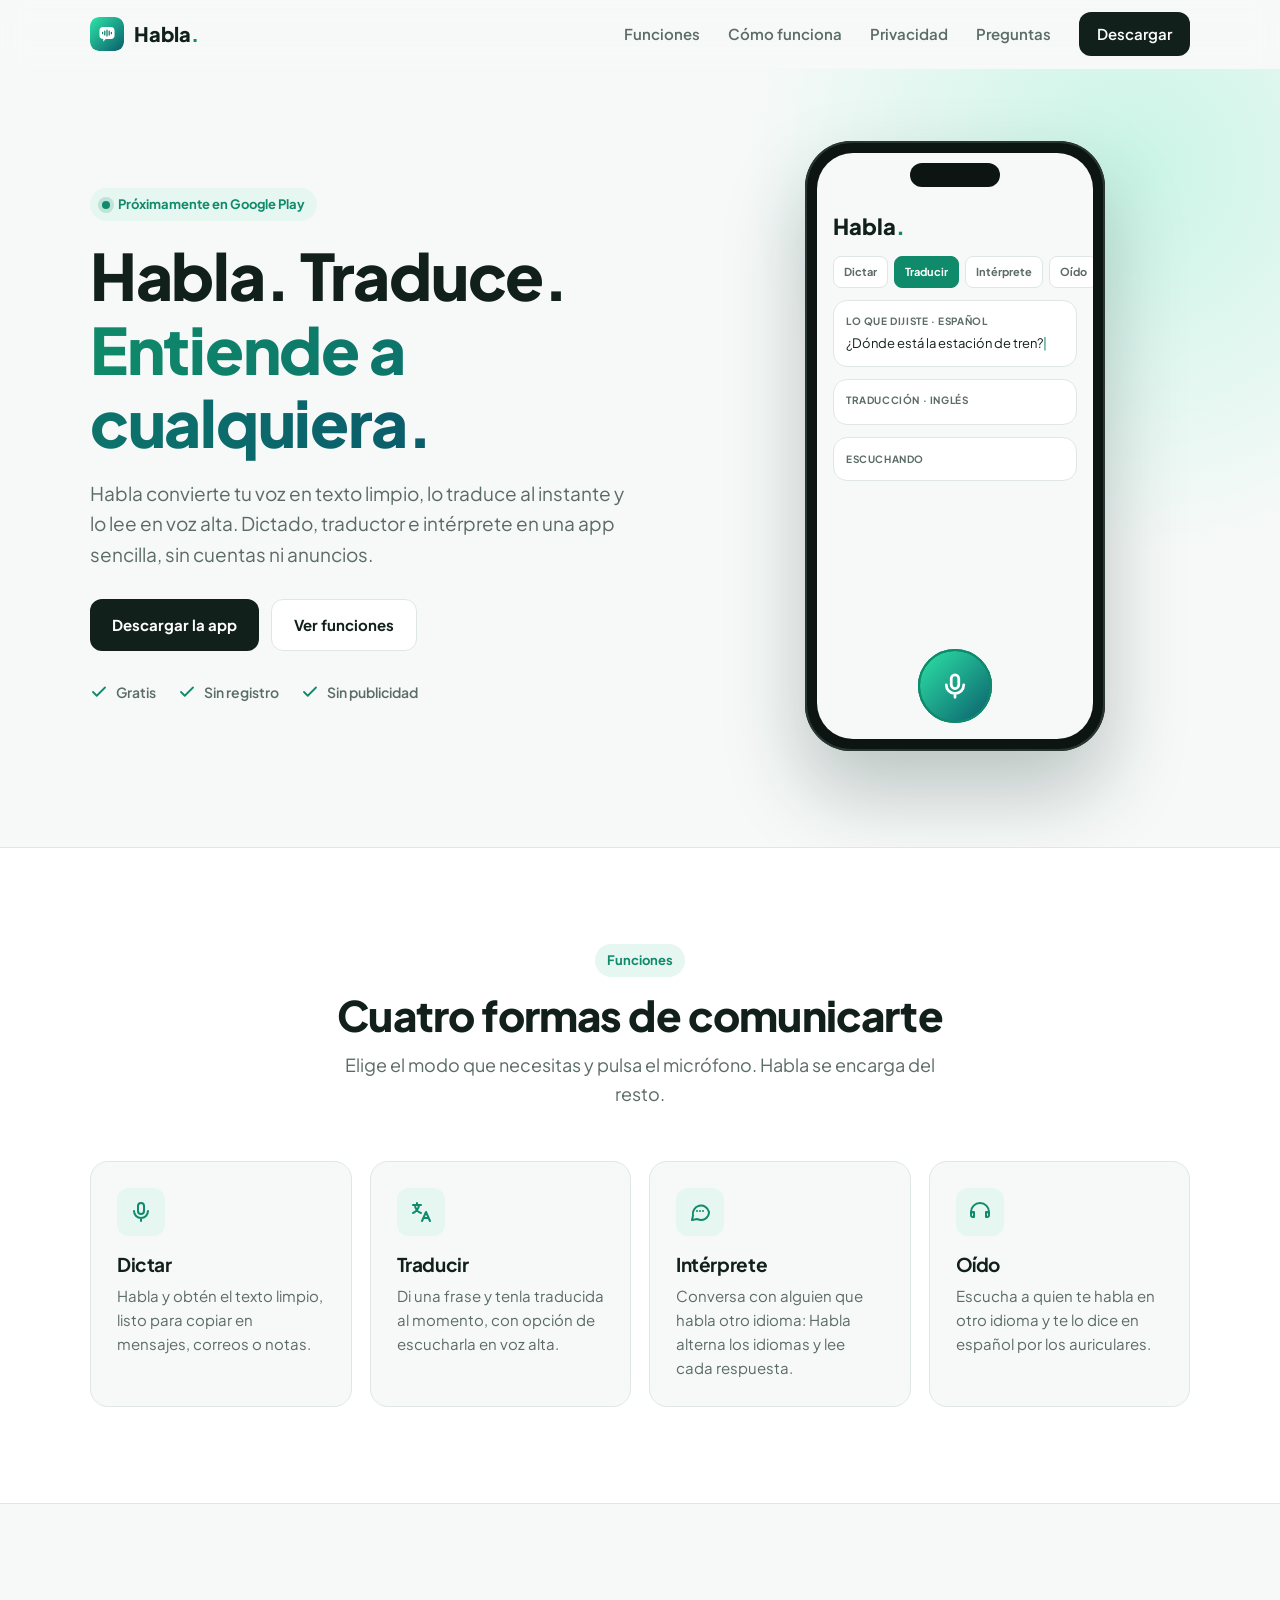
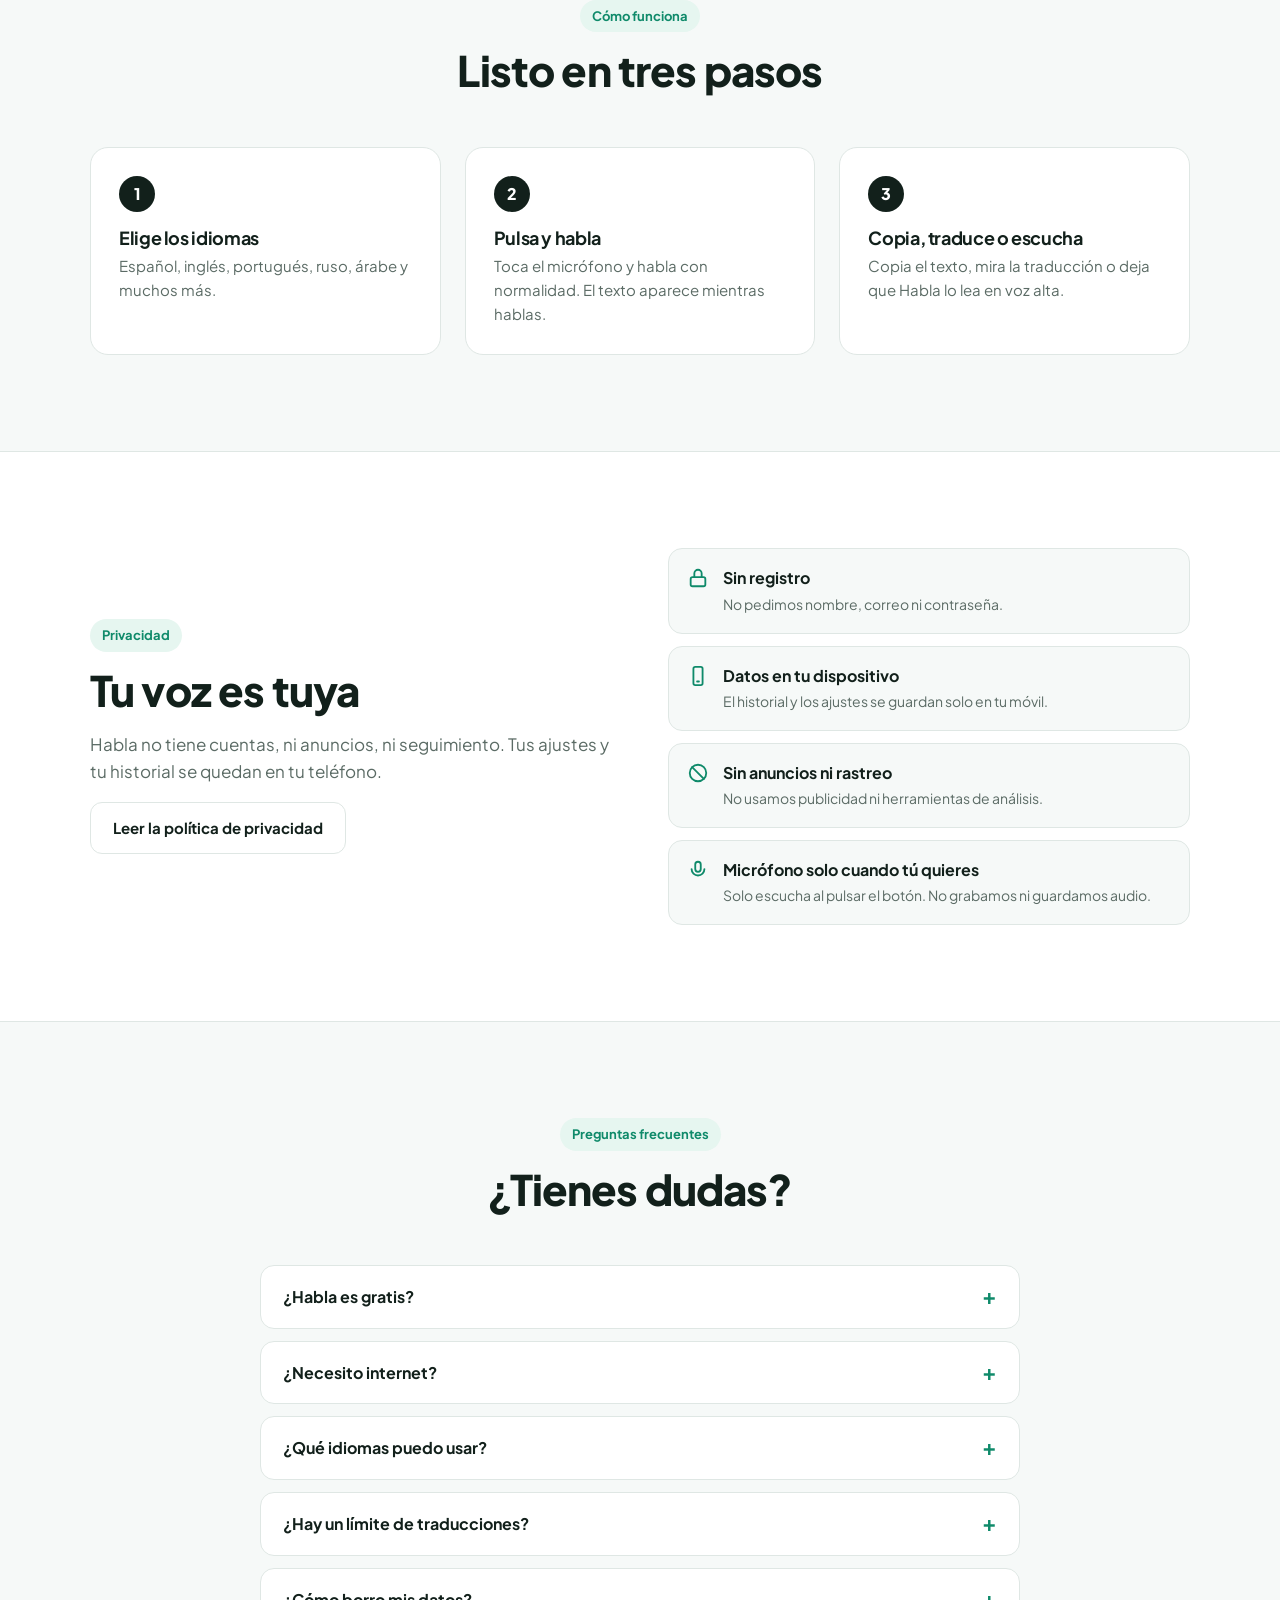
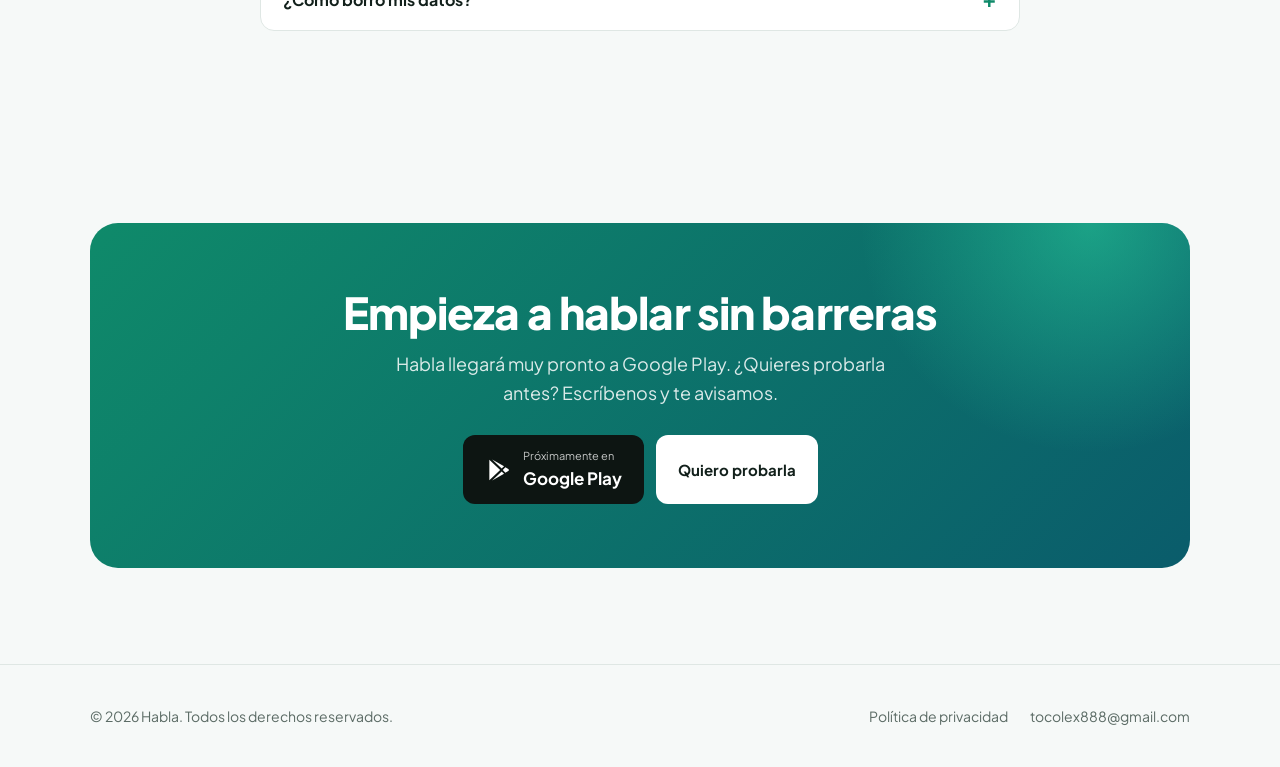
<file: index.html>
<!doctype html>
<html lang="es">
<head>
<meta charset="utf-8">
<meta name="viewport" content="width=device-width, initial-scale=1">
<title>Habla · Dictado por voz y traductor</title>
<meta name="description" content="Habla convierte tu voz en texto, traduce al momento y lo lee en voz alta. Dictado, traductor, intérprete y modo Oído en una sola app para Android.">
<meta property="og:title" content="Habla · Dictado por voz y traductor">
<meta property="og:description" content="Habla, traduce y escucha en cualquier idioma.">
<link rel="icon" href="icono.svg" type="image/svg+xml">
<link rel="preconnect" href="https://fonts.googleapis.com">
<link rel="preconnect" href="https://fonts.gstatic.com" crossorigin>
<link href="https://fonts.googleapis.com/css2?family=Plus+Jakarta+Sans:wght@400;600;700;800&display=swap" rel="stylesheet">
<link rel="stylesheet" href="estilo.css">
</head>
<body>

<header class="cabecera" id="cabecera">
  <div class="contenedor">
    <a class="marca" href="#"><img src="icono.svg" alt="">Habla<span>.</span></a>
    <nav class="menu">
      <a href="#funciones">Funciones</a>
      <a href="#como">Cómo funciona</a>
      <a href="#privacidad">Privacidad</a>
      <a href="#preguntas">Preguntas</a>
      <a class="btn btn-principal" href="#descargar">Descargar</a>
    </nav>
  </div>
</header>

<section class="portada">
  <div class="contenedor">
    <div>
      <span class="chip"><i></i>Próximamente en Google Play</span>
      <h1>Habla. Traduce.<br><em>Entiende a cualquiera.</em></h1>
      <p class="lema">Habla convierte tu voz en texto limpio, lo traduce al instante y lo lee en voz alta. Dictado, traductor e intérprete en una app sencilla, sin cuentas ni anuncios.</p>
      <div class="acciones">
        <a class="btn btn-principal" href="#descargar">Descargar la app</a>
        <a class="btn btn-sec" href="#funciones">Ver funciones</a>
      </div>
      <div class="confianza">
        <span><svg viewBox="0 0 24 24" fill="none" stroke="currentColor" stroke-width="2.4" stroke-linecap="round" stroke-linejoin="round"><path d="M20 6 9 17l-5-5"/></svg>Gratis</span>
        <span><svg viewBox="0 0 24 24" fill="none" stroke="currentColor" stroke-width="2.4" stroke-linecap="round" stroke-linejoin="round"><path d="M20 6 9 17l-5-5"/></svg>Sin registro</span>
        <span><svg viewBox="0 0 24 24" fill="none" stroke="currentColor" stroke-width="2.4" stroke-linecap="round" stroke-linejoin="round"><path d="M20 6 9 17l-5-5"/></svg>Sin publicidad</span>
      </div>
    </div>

    <div class="telefono" aria-hidden="true">
      <div class="pantalla">
        <div class="app-titulo">Habla<span>.</span></div>
        <div class="pestanas"><b>Dictar</b><b class="on">Traducir</b><b>Intérprete</b><b>Oído</b></div>
        <div class="tarjeta"><small>Lo que dijiste · Español</small><span class="escribe" id="dicho"></span></div>
        <div class="tarjeta"><small>Traducción · Inglés</small><span id="traducido"></span></div>
        <div class="tarjeta" style="display:flex;justify-content:space-between;align-items:center"><small style="margin:0">Escuchando</small><div class="barras"><i></i><i></i><i></i><i></i><i></i></div></div>
        <div class="mic"><svg viewBox="0 0 24 24" fill="none" stroke="currentColor" stroke-width="2.2" stroke-linecap="round"><rect x="9" y="3" width="6" height="11" rx="3"/><path d="M5 11a7 7 0 0 0 14 0M12 18v3"/></svg></div>
      </div>
    </div>
  </div>
</section>

<section id="funciones" class="blanco">
  <div class="contenedor">
    <div class="cabeza aparece">
      <span class="chip">Funciones</span>
      <h2>Cuatro formas de comunicarte</h2>
      <p>Elige el modo que necesitas y pulsa el micrófono. Habla se encarga del resto.</p>
    </div>
    <div class="modos">
      <div class="modo aparece">
        <div class="ico"><svg viewBox="0 0 24 24" fill="none" stroke="currentColor" stroke-width="2" stroke-linecap="round" stroke-linejoin="round"><rect x="9" y="3" width="6" height="11" rx="3"/><path d="M5 11a7 7 0 0 0 14 0M12 18v3"/></svg></div>
        <h3>Dictar</h3>
        <p>Habla y obtén el texto limpio, listo para copiar en mensajes, correos o notas.</p>
      </div>
      <div class="modo aparece">
        <div class="ico"><svg viewBox="0 0 24 24" fill="none" stroke="currentColor" stroke-width="2" stroke-linecap="round" stroke-linejoin="round"><path d="M4 5h8M8 3v2M6 5c0 4 3 7 6 8M10 5c0 3-3 7-6 8"/><path d="m13 21 4-9 4 9M14.5 18h5"/></svg></div>
        <h3>Traducir</h3>
        <p>Di una frase y tenla traducida al momento, con opción de escucharla en voz alta.</p>
      </div>
      <div class="modo aparece">
        <div class="ico"><svg viewBox="0 0 24 24" fill="none" stroke="currentColor" stroke-width="2" stroke-linecap="round" stroke-linejoin="round"><path d="M21 12a8 8 0 0 1-11.6 7.1L4 20l1-4.4A8 8 0 1 1 21 12Z"/><path d="M9 11h.01M12 11h.01M15 11h.01"/></svg></div>
        <h3>Intérprete</h3>
        <p>Conversa con alguien que habla otro idioma: Habla alterna los idiomas y lee cada respuesta.</p>
      </div>
      <div class="modo aparece">
        <div class="ico"><svg viewBox="0 0 24 24" fill="none" stroke="currentColor" stroke-width="2" stroke-linecap="round" stroke-linejoin="round"><path d="M3 14v-2a9 9 0 0 1 18 0v2"/><path d="M21 15a2 2 0 0 1-2 2h-1v-5h1a2 2 0 0 1 2 2ZM3 15a2 2 0 0 0 2 2h1v-5H5a2 2 0 0 0-2 2Z"/></svg></div>
        <h3>Oído</h3>
        <p>Escucha a quien te habla en otro idioma y te lo dice en español por los auriculares.</p>
      </div>
    </div>
  </div>
</section>

<section id="como">
  <div class="contenedor">
    <div class="cabeza aparece">
      <span class="chip">Cómo funciona</span>
      <h2>Listo en tres pasos</h2>
    </div>
    <div class="pasos">
      <div class="paso aparece"><h3>Elige los idiomas</h3><p>Español, inglés, portugués, ruso, árabe y muchos más.</p></div>
      <div class="paso aparece"><h3>Pulsa y habla</h3><p>Toca el micrófono y habla con normalidad. El texto aparece mientras hablas.</p></div>
      <div class="paso aparece"><h3>Copia, traduce o escucha</h3><p>Copia el texto, mira la traducción o deja que Habla lo lea en voz alta.</p></div>
    </div>
  </div>
</section>

<section id="privacidad" class="blanco">
  <div class="contenedor privado">
    <div class="aparece">
      <span class="chip">Privacidad</span>
      <h2>Tu voz es tuya</h2>
      <p>Habla no tiene cuentas, ni anuncios, ni seguimiento. Tus ajustes y tu historial se quedan en tu teléfono.</p>
      <a class="btn btn-sec" href="privacy.html">Leer la política de privacidad</a>
    </div>
    <div class="lista aparece">
      <div><svg viewBox="0 0 24 24" fill="none" stroke="currentColor" stroke-width="2" stroke-linecap="round" stroke-linejoin="round"><rect x="4" y="11" width="16" height="10" rx="2"/><path d="M8 11V7a4 4 0 0 1 8 0v4"/></svg><p style="margin:0"><b>Sin registro</b><span>No pedimos nombre, correo ni contraseña.</span></p></div>
      <div><svg viewBox="0 0 24 24" fill="none" stroke="currentColor" stroke-width="2" stroke-linecap="round" stroke-linejoin="round"><rect x="7" y="2" width="10" height="20" rx="2"/><path d="M11 18h2"/></svg><p style="margin:0"><b>Datos en tu dispositivo</b><span>El historial y los ajustes se guardan solo en tu móvil.</span></p></div>
      <div><svg viewBox="0 0 24 24" fill="none" stroke="currentColor" stroke-width="2" stroke-linecap="round" stroke-linejoin="round"><circle cx="12" cy="12" r="9"/><path d="m5.6 5.6 12.8 12.8"/></svg><p style="margin:0"><b>Sin anuncios ni rastreo</b><span>No usamos publicidad ni herramientas de análisis.</span></p></div>
      <div><svg viewBox="0 0 24 24" fill="none" stroke="currentColor" stroke-width="2" stroke-linecap="round" stroke-linejoin="round"><rect x="9" y="3" width="6" height="11" rx="3"/><path d="M5 11a7 7 0 0 0 14 0"/></svg><p style="margin:0"><b>Micrófono solo cuando tú quieres</b><span>Solo escucha al pulsar el botón. No grabamos ni guardamos audio.</span></p></div>
    </div>
  </div>
</section>

<section id="preguntas">
  <div class="contenedor">
    <div class="cabeza aparece">
      <span class="chip">Preguntas frecuentes</span>
      <h2>¿Tienes dudas?</h2>
    </div>
    <div class="preguntas aparece">
      <details><summary>¿Habla es gratis?</summary><p>Sí. Habla se descarga gratis y no tiene anuncios. Todas sus funciones principales se pueden usar sin pagar.</p></details>
      <details><summary>¿Necesito internet?</summary><p>Sí. El reconocimiento de voz de tu móvil y el traductor necesitan conexión para funcionar.</p></details>
      <details><summary>¿Qué idiomas puedo usar?</summary><p>Los que admita el reconocimiento de voz de tu dispositivo Android: español, inglés, portugués, francés, ruso, árabe y muchos más.</p></details>
      <details><summary>¿Hay un límite de traducciones?</summary><p>El servicio de traducción gratuito tiene un límite diario generoso. Si lo alcanzas, Habla te avisa y al día siguiente vuelve a estar disponible.</p></details>
      <details><summary>¿Cómo borro mis datos?</summary><p>Desde Ajustes de Android → Aplicaciones → Habla → Almacenamiento → Borrar datos, o desinstalando la app.</p></details>
    </div>
  </div>
</section>

<section id="descargar" class="final">
  <div class="contenedor">
    <div class="caja aparece">
      <h2>Empieza a hablar sin barreras</h2>
      <p>Habla llegará muy pronto a Google Play. ¿Quieres probarla antes? Escríbenos y te avisamos.</p>
      <div class="acciones" style="justify-content:center">
        <span class="tienda"><svg viewBox="0 0 24 24" fill="currentColor"><path d="M4 2.5v19l10-9.5L4 2.5Zm11.4 8.2L6.6 2.2l11 6.3-2.2 2.2Zm0 2.6 2.2 2.2-11 6.3 8.8-8.5Zm3.4-3.9 2.7 1.6c.7.4.7 1.6 0 2l-2.7 1.6-2.4-2.6 2.4-2.6Z"/></svg><span><small>Próximamente en</small><b>Google Play</b></span></span>
        <a class="btn btn-sec" href="mailto:tocolex888@gmail.com?subject=Quiero%20probar%20Habla">Quiero probarla</a>
      </div>
    </div>
  </div>
</section>

<footer>
  <div class="contenedor">
    <span>© 2026 Habla. Todos los derechos reservados.</span>
    <nav>
      <a href="privacy.html">Política de privacidad</a>
      <a href="mailto:tocolex888@gmail.com">tocolex888@gmail.com</a>
    </nav>
  </div>
</footer>

<script>
const cab = document.getElementById("cabecera");
addEventListener("scroll", () => cab.classList.toggle("borde", scrollY > 10));

const obs = new IntersectionObserver(es => es.forEach(e => { if (e.isIntersecting) { e.target.classList.add("visible"); obs.unobserve(e.target); } }), { threshold: 0.15 });
document.querySelectorAll(".aparece").forEach(el => obs.observe(el));

// Demostración en el teléfono: escribe una frase y su traducción
const frases = [["¿Dónde está la estación de tren?", "Where is the train station?"], ["Me encantaría probar la comida local.", "I would love to try the local food."], ["¿Puedes hablar un poco más despacio?", "Can you speak a little slower?"]];
const dicho = document.getElementById("dicho"), trad = document.getElementById("traducido");
let n = 0;
function demo() {
  const [es, en] = frases[n++ % frases.length];
  let i = 0; dicho.textContent = ""; trad.textContent = "";
  const t = setInterval(() => { dicho.textContent = es.slice(0, ++i); if (i >= es.length) { clearInterval(t); setTimeout(() => { trad.textContent = en; setTimeout(demo, 2600); }, 500); } }, 55);
}
demo();
</script>
</body>
</html>
</file>
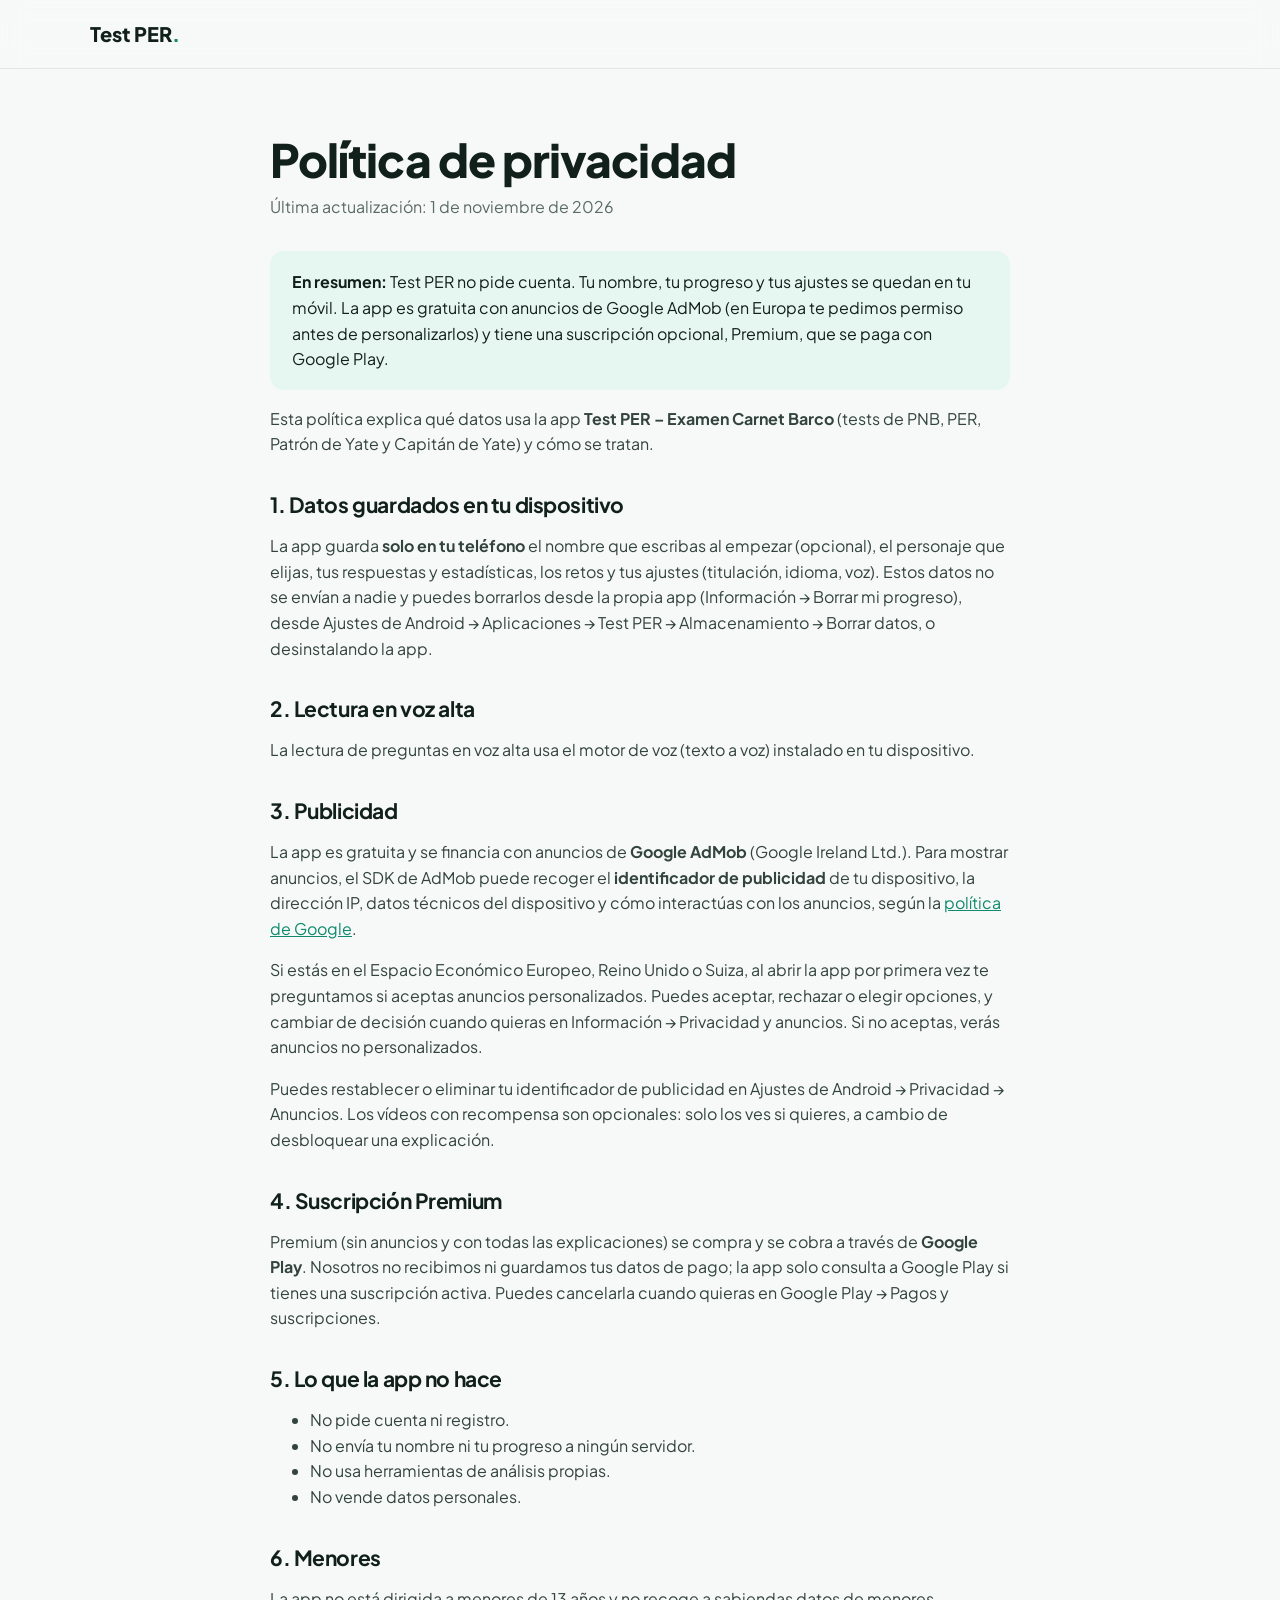
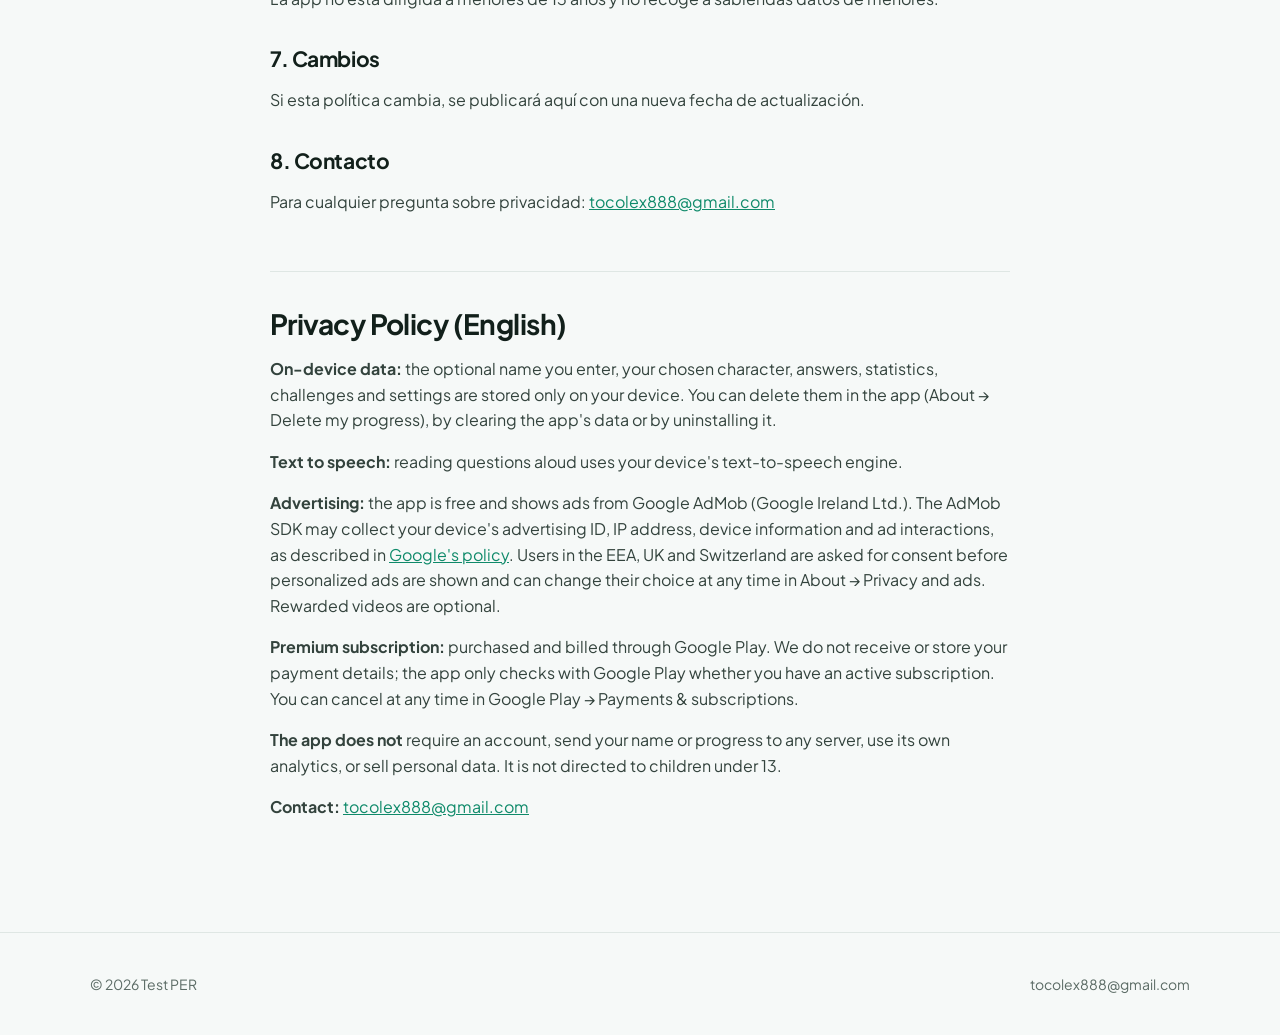
<file: privacidad-test-per.html>
<!doctype html>
<html lang="es">
<head>
<meta charset="utf-8">
<meta name="viewport" content="width=device-width, initial-scale=1">
<title>Política de privacidad · Test PER</title>
<link href="https://fonts.googleapis.com/css2?family=Plus+Jakarta+Sans:wght@400;600;700;800&display=swap" rel="stylesheet">
<link rel="stylesheet" href="estilo.css">
</head>
<body>
<header class="cabecera borde"><div class="contenedor"><span class="marca">Test PER<span>.</span></span></div></header>
<section class="legal"><div class="contenedor">
<h1>Política de privacidad</h1>
<p class="fecha">Última actualización: 1 de noviembre de 2026</p>
<p class="resumen"><b>En resumen:</b> Test PER no pide cuenta. Tu nombre, tu progreso y tus ajustes se quedan en tu móvil. La app es gratuita con anuncios de Google AdMob (en Europa te pedimos permiso antes de personalizarlos) y tiene una suscripción opcional, Premium, que se paga con Google Play.</p>
<p>Esta política explica qué datos usa la app <b>Test PER – Examen Carnet Barco</b> (tests de PNB, PER, Patrón de Yate y Capitán de Yate) y cómo se tratan.</p>

<h2>1. Datos guardados en tu dispositivo</h2>
<p>La app guarda <b>solo en tu teléfono</b> el nombre que escribas al empezar (opcional), el personaje que elijas, tus respuestas y estadísticas, los retos y tus ajustes (titulación, idioma, voz). Estos datos no se envían a nadie y puedes borrarlos desde la propia app (Información → Borrar mi progreso), desde Ajustes de Android → Aplicaciones → Test PER → Almacenamiento → Borrar datos, o desinstalando la app.</p>

<h2>2. Lectura en voz alta</h2>
<p>La lectura de preguntas en voz alta usa el motor de voz (texto a voz) instalado en tu dispositivo.</p>

<h2>3. Publicidad</h2>
<p>La app es gratuita y se financia con anuncios de <b>Google AdMob</b> (Google Ireland Ltd.). Para mostrar anuncios, el SDK de AdMob puede recoger el <b>identificador de publicidad</b> de tu dispositivo, la dirección IP, datos técnicos del dispositivo y cómo interactúas con los anuncios, según la <a href="https://policies.google.com/technologies/partner-sites">política de Google</a>.</p>
<p>Si estás en el Espacio Económico Europeo, Reino Unido o Suiza, al abrir la app por primera vez te preguntamos si aceptas anuncios personalizados. Puedes aceptar, rechazar o elegir opciones, y cambiar de decisión cuando quieras en Información → Privacidad y anuncios. Si no aceptas, verás anuncios no personalizados.</p>
<p>Puedes restablecer o eliminar tu identificador de publicidad en Ajustes de Android → Privacidad → Anuncios. Los vídeos con recompensa son opcionales: solo los ves si quieres, a cambio de desbloquear una explicación.</p>

<h2>4. Suscripción Premium</h2>
<p>Premium (sin anuncios y con todas las explicaciones) se compra y se cobra a través de <b>Google Play</b>. Nosotros no recibimos ni guardamos tus datos de pago; la app solo consulta a Google Play si tienes una suscripción activa. Puedes cancelarla cuando quieras en Google Play → Pagos y suscripciones.</p>

<h2>5. Lo que la app no hace</h2>
<ul>
<li>No pide cuenta ni registro.</li>
<li>No envía tu nombre ni tu progreso a ningún servidor.</li>
<li>No usa herramientas de análisis propias.</li>
<li>No vende datos personales.</li>
</ul>

<h2>6. Menores</h2>
<p>La app no está dirigida a menores de 13 años y no recoge a sabiendas datos de menores.</p>

<h2>7. Cambios</h2>
<p>Si esta política cambia, se publicará aquí con una nueva fecha de actualización.</p>

<h2>8. Contacto</h2>
<p>Para cualquier pregunta sobre privacidad: <a href="mailto:tocolex888@gmail.com">tocolex888@gmail.com</a></p>

<hr>

<h2 style="font-size:28px">Privacy Policy (English)</h2>
<p><b>On-device data:</b> the optional name you enter, your chosen character, answers, statistics, challenges and settings are stored only on your device. You can delete them in the app (About → Delete my progress), by clearing the app's data or by uninstalling it.</p>
<p><b>Text to speech:</b> reading questions aloud uses your device's text-to-speech engine.</p>
<p><b>Advertising:</b> the app is free and shows ads from Google AdMob (Google Ireland Ltd.). The AdMob SDK may collect your device's advertising ID, IP address, device information and ad interactions, as described in <a href="https://policies.google.com/technologies/partner-sites">Google's policy</a>. Users in the EEA, UK and Switzerland are asked for consent before personalized ads are shown and can change their choice at any time in About → Privacy and ads. Rewarded videos are optional.</p>
<p><b>Premium subscription:</b> purchased and billed through Google Play. We do not receive or store your payment details; the app only checks with Google Play whether you have an active subscription. You can cancel at any time in Google Play → Payments &amp; subscriptions.</p>
<p><b>The app does not</b> require an account, send your name or progress to any server, use its own analytics, or sell personal data. It is not directed to children under 13.</p>
<p><b>Contact:</b> <a href="mailto:tocolex888@gmail.com">tocolex888@gmail.com</a></p>
</div></section>
<footer><div class="contenedor"><span>© 2026 Test PER</span><nav><a href="mailto:tocolex888@gmail.com">tocolex888@gmail.com</a></nav></div></footer>
</body>
</html>
</file>
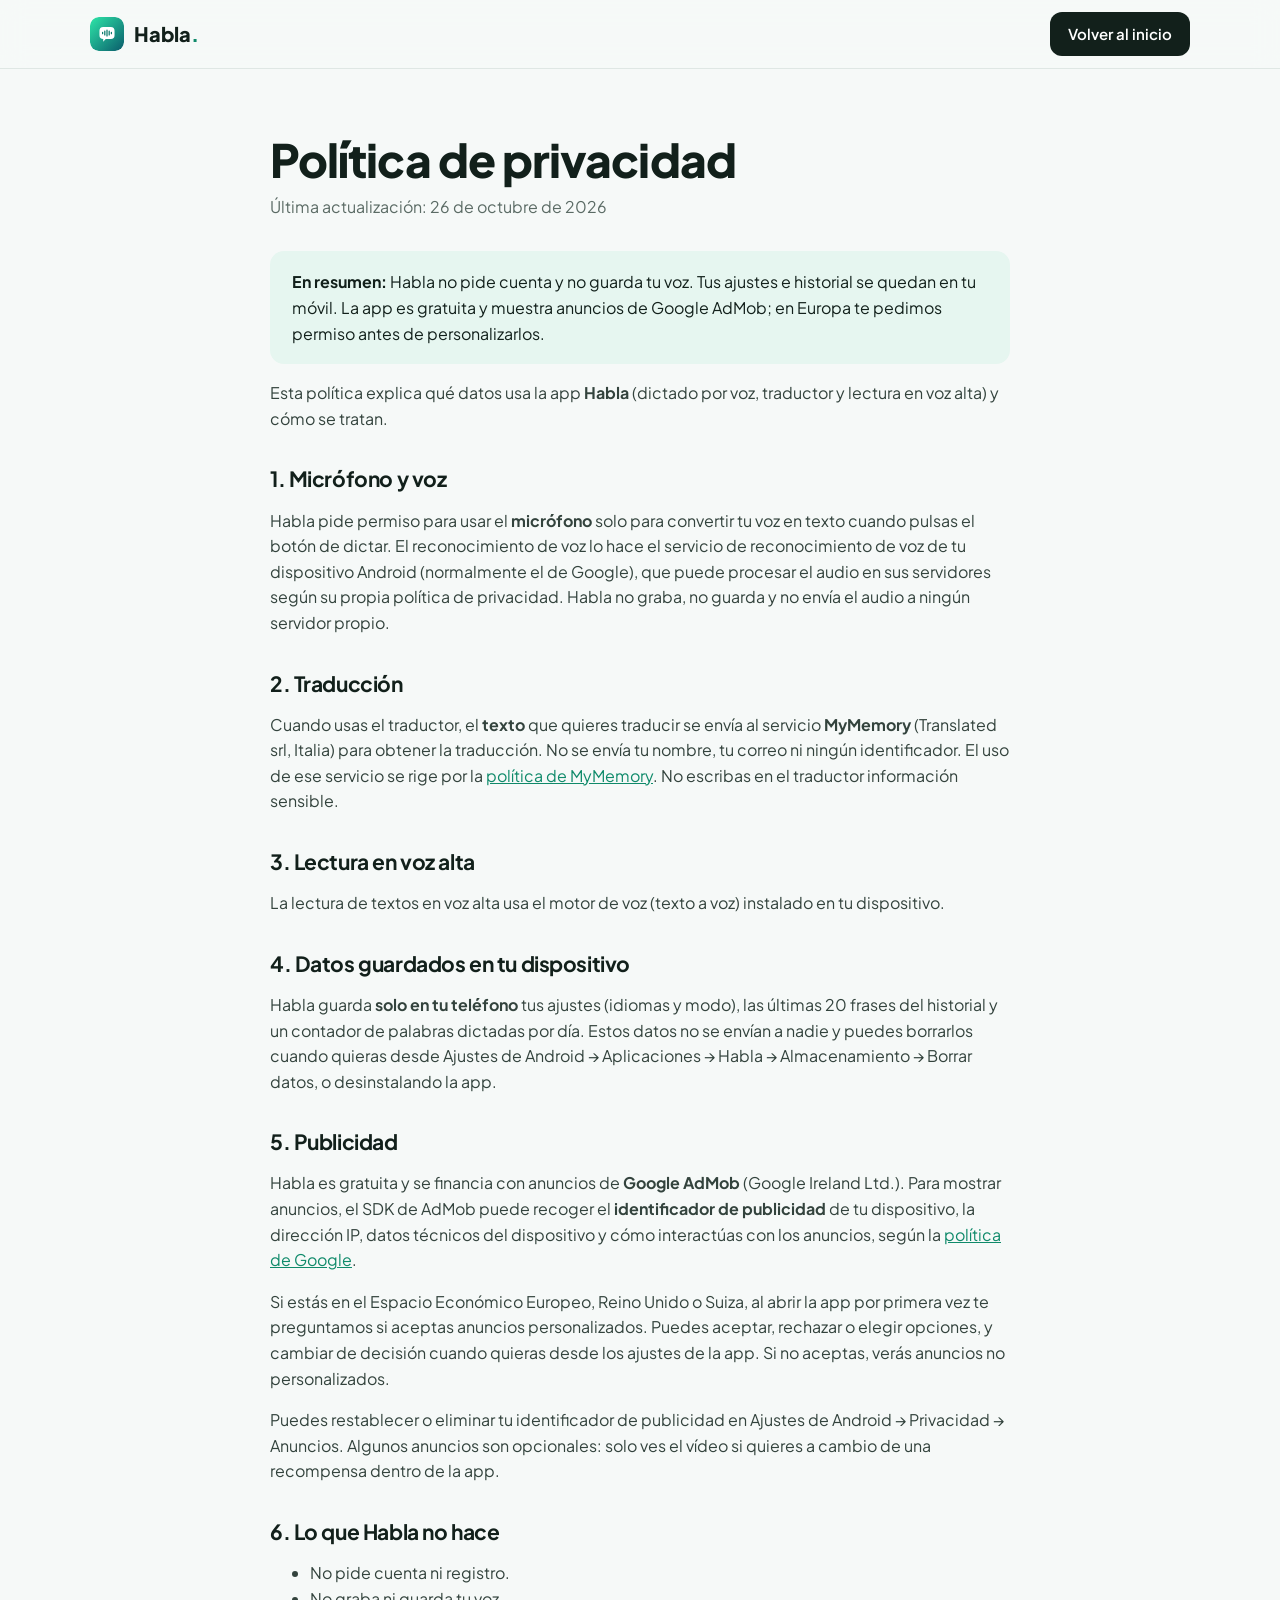
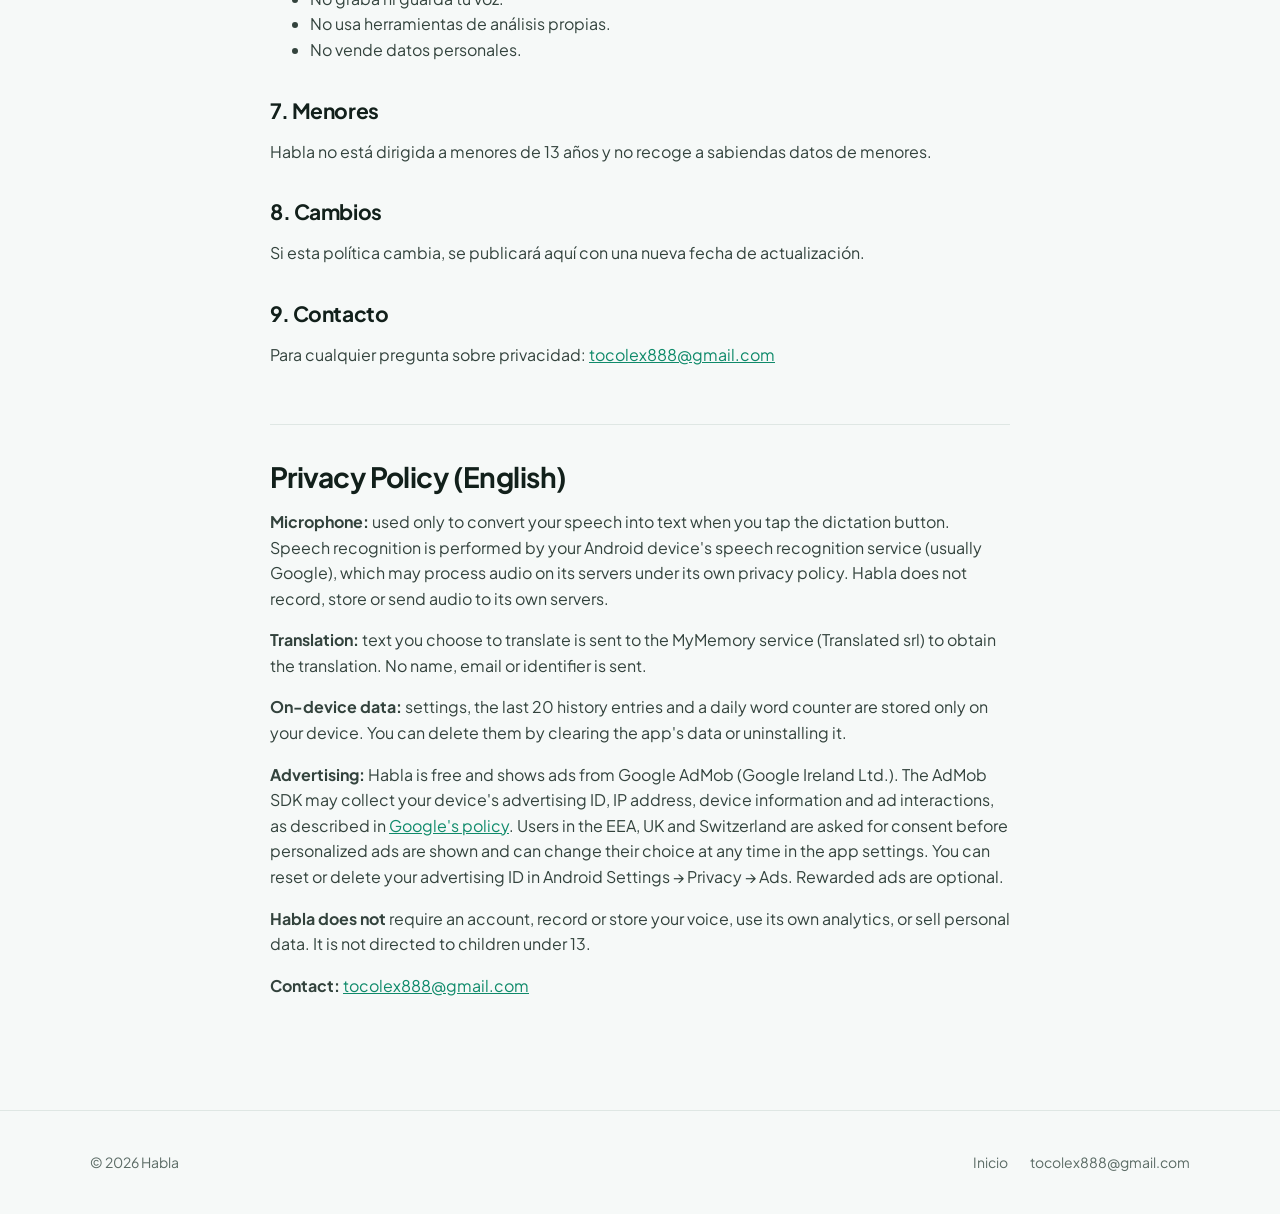
<file: privacy.html>
<!doctype html>
<html lang="es">
<head>
<meta charset="utf-8">
<meta name="viewport" content="width=device-width, initial-scale=1">
<title>Política de privacidad · Habla</title>
<link rel="icon" href="icono.svg" type="image/svg+xml">
<link href="https://fonts.googleapis.com/css2?family=Plus+Jakarta+Sans:wght@400;600;700;800&display=swap" rel="stylesheet">
<link rel="stylesheet" href="estilo.css">
</head>
<body>
<header class="cabecera borde"><div class="contenedor"><a class="marca" href="index.html"><img src="icono.svg" alt="">Habla<span>.</span></a><nav class="menu"><a class="btn btn-principal" href="index.html">Volver al inicio</a></nav></div></header>
<section class="legal"><div class="contenedor">
<h1>Política de privacidad</h1>
<p class="fecha">Última actualización: 26 de octubre de 2026</p>
<p class="resumen"><b>En resumen:</b> Habla no pide cuenta y no guarda tu voz. Tus ajustes e historial se quedan en tu móvil. La app es gratuita y muestra anuncios de Google AdMob; en Europa te pedimos permiso antes de personalizarlos.</p>
<p>Esta política explica qué datos usa la app <b>Habla</b> (dictado por voz, traductor y lectura en voz alta) y cómo se tratan.</p>

<h2>1. Micrófono y voz</h2>
<p>Habla pide permiso para usar el <b>micrófono</b> solo para convertir tu voz en texto cuando pulsas el botón de dictar. El reconocimiento de voz lo hace el servicio de reconocimiento de voz de tu dispositivo Android (normalmente el de Google), que puede procesar el audio en sus servidores según su propia política de privacidad. Habla no graba, no guarda y no envía el audio a ningún servidor propio.</p>

<h2>2. Traducción</h2>
<p>Cuando usas el traductor, el <b>texto</b> que quieres traducir se envía al servicio <b>MyMemory</b> (Translated srl, Italia) para obtener la traducción. No se envía tu nombre, tu correo ni ningún identificador. El uso de ese servicio se rige por la <a href="https://mymemory.translated.net/doc/en/tos.php" target="_blank" rel="noopener">política de MyMemory</a>. No escribas en el traductor información sensible.</p>

<h2>3. Lectura en voz alta</h2>
<p>La lectura de textos en voz alta usa el motor de voz (texto a voz) instalado en tu dispositivo.</p>

<h2>4. Datos guardados en tu dispositivo</h2>
<p>Habla guarda <b>solo en tu teléfono</b> tus ajustes (idiomas y modo), las últimas 20 frases del historial y un contador de palabras dictadas por día. Estos datos no se envían a nadie y puedes borrarlos cuando quieras desde Ajustes de Android → Aplicaciones → Habla → Almacenamiento → Borrar datos, o desinstalando la app.</p>

<h2>5. Publicidad</h2>
<p>Habla es gratuita y se financia con anuncios de <b>Google AdMob</b> (Google Ireland Ltd.). Para mostrar anuncios, el SDK de AdMob puede recoger el <b>identificador de publicidad</b> de tu dispositivo, la dirección IP, datos técnicos del dispositivo y cómo interactúas con los anuncios, según la <a href="https://policies.google.com/technologies/partner-sites">política de Google</a>.</p>
<p>Si estás en el Espacio Económico Europeo, Reino Unido o Suiza, al abrir la app por primera vez te preguntamos si aceptas anuncios personalizados. Puedes aceptar, rechazar o elegir opciones, y cambiar de decisión cuando quieras desde los ajustes de la app. Si no aceptas, verás anuncios no personalizados.</p>
<p>Puedes restablecer o eliminar tu identificador de publicidad en Ajustes de Android → Privacidad → Anuncios. Algunos anuncios son opcionales: solo ves el vídeo si quieres a cambio de una recompensa dentro de la app.</p>

<h2>6. Lo que Habla no hace</h2>
<ul>
<li>No pide cuenta ni registro.</li>
<li>No graba ni guarda tu voz.</li>
<li>No usa herramientas de análisis propias.</li>
<li>No vende datos personales.</li>
</ul>

<h2>7. Menores</h2>
<p>Habla no está dirigida a menores de 13 años y no recoge a sabiendas datos de menores.</p>

<h2>8. Cambios</h2>
<p>Si esta política cambia, se publicará aquí con una nueva fecha de actualización.</p>

<h2>9. Contacto</h2>
<p>Para cualquier pregunta sobre privacidad: <a href="mailto:tocolex888@gmail.com">tocolex888@gmail.com</a></p>

<hr>

<h2 style="font-size:28px">Privacy Policy (English)</h2>
<p><b>Microphone:</b> used only to convert your speech into text when you tap the dictation button. Speech recognition is performed by your Android device's speech recognition service (usually Google), which may process audio on its servers under its own privacy policy. Habla does not record, store or send audio to its own servers.</p>
<p><b>Translation:</b> text you choose to translate is sent to the MyMemory service (Translated srl) to obtain the translation. No name, email or identifier is sent.</p>
<p><b>On-device data:</b> settings, the last 20 history entries and a daily word counter are stored only on your device. You can delete them by clearing the app's data or uninstalling it.</p>
<p><b>Advertising:</b> Habla is free and shows ads from Google AdMob (Google Ireland Ltd.). The AdMob SDK may collect your device's advertising ID, IP address, device information and ad interactions, as described in <a href="https://policies.google.com/technologies/partner-sites">Google's policy</a>. Users in the EEA, UK and Switzerland are asked for consent before personalized ads are shown and can change their choice at any time in the app settings. You can reset or delete your advertising ID in Android Settings → Privacy → Ads. Rewarded ads are optional.</p>
<p><b>Habla does not</b> require an account, record or store your voice, use its own analytics, or sell personal data. It is not directed to children under 13.</p>
<p><b>Contact:</b> <a href="mailto:tocolex888@gmail.com">tocolex888@gmail.com</a></p>
</div></section>
<footer><div class="contenedor"><span>© 2026 Habla</span><nav><a href="index.html">Inicio</a><a href="mailto:tocolex888@gmail.com">tocolex888@gmail.com</a></nav></div></footer>
</body>
</html>
</file>
<file: estilo.css>
:root {
  --bg: #f6f9f8; --panel: #ffffff; --fg: #12201b; --suave: #5b6b65; --linea: #dfe7e4;
  --verde: #0f8a6a; --verde2: #0a5c6b; --menta: #2ee6a8; --claro: #e6f6f0;
  --sombra: 0 1px 2px rgba(16,40,32,.06), 0 12px 32px rgba(16,40,32,.08);
  --max: 1140px; --r: 18px;
}
* { box-sizing: border-box; }
html { scroll-behavior: smooth; }
body { margin: 0; font-family: "Plus Jakarta Sans", system-ui, sans-serif; color: var(--fg); background: var(--bg); line-height: 1.6; -webkit-font-smoothing: antialiased; overflow-x: hidden; }
img, svg { display: block; }
a { color: var(--verde); }
.contenedor { max-width: var(--max); margin: 0 auto; padding: 0 20px; }
h1, h2, h3 { letter-spacing: -.02em; line-height: 1.15; margin: 0; }

/* Cabecera */
.cabecera { position: sticky; top: 0; z-index: 20; background: rgba(246,249,248,.85); backdrop-filter: blur(12px); border-bottom: 1px solid transparent; transition: border-color .2s; }
.cabecera.borde { border-color: var(--linea); }
.cabecera .contenedor { display: flex; align-items: center; justify-content: space-between; height: 68px; }
.marca { display: flex; align-items: center; gap: 10px; font-weight: 800; font-size: 20px; color: var(--fg); text-decoration: none; }
.marca img { width: 34px; height: 34px; border-radius: 9px; }
.marca span { color: var(--verde); margin-left: -10px; }
.menu { display: flex; align-items: center; gap: 28px; }
.menu a { color: var(--suave); text-decoration: none; font-weight: 600; font-size: 15px; }
.menu a:hover { color: var(--fg); }

.btn { display: inline-flex; align-items: center; gap: 10px; padding: 13px 22px; border-radius: 12px; font-weight: 700; font-size: 15px; text-decoration: none; border: 0; cursor: pointer; transition: transform .15s, box-shadow .2s, background .2s; }
.btn-principal { background: var(--fg); color: #fff; }
.btn-principal:hover { transform: translateY(-1px); box-shadow: 0 10px 24px rgba(18,32,27,.25); }
.btn-sec { background: var(--panel); color: var(--fg); border: 1px solid var(--linea); }
.btn-sec:hover { border-color: #b9c8c2; }
.menu .btn { color: #fff; padding: 10px 18px; }

/* Portada */
.portada { padding: 72px 0 96px; position: relative; overflow: hidden; }
.portada::before { content: ""; position: absolute; width: 900px; height: 900px; right: -300px; top: -350px; background: radial-gradient(circle, rgba(46,230,168,.22), transparent 60%); pointer-events: none; }
.portada .contenedor { display: grid; grid-template-columns: 1.1fr .9fr; gap: 56px; align-items: center; position: relative; }
.chip { display: inline-flex; align-items: center; gap: 8px; padding: 6px 12px; border-radius: 999px; background: var(--claro); color: var(--verde); font-weight: 700; font-size: 13px; }
.chip i { width: 8px; height: 8px; border-radius: 50%; background: var(--verde); box-shadow: 0 0 0 4px rgba(15,138,106,.18); }
.portada h1 { font-size: clamp(40px, 6vw, 64px); font-weight: 800; margin: 18px 0 18px; }
.portada h1 em { font-style: normal; background: linear-gradient(90deg, var(--verde), var(--verde2)); -webkit-background-clip: text; background-clip: text; color: transparent; }
.portada p.lema { font-size: 19px; color: var(--suave); max-width: 540px; margin: 0 0 30px; }
.acciones { display: flex; gap: 12px; flex-wrap: wrap; }
.confianza { display: flex; gap: 22px; flex-wrap: wrap; margin-top: 30px; color: var(--suave); font-size: 14px; font-weight: 600; }
.confianza span { display: flex; align-items: center; gap: 8px; }
.confianza svg { width: 18px; height: 18px; color: var(--verde); }

/* Teléfono */
.telefono { justify-self: center; width: 300px; height: 610px; border-radius: 46px; background: #0d1512; padding: 12px; box-shadow: 0 40px 80px rgba(10,40,32,.25), inset 0 0 0 2px #2a3631; position: relative; }
.telefono::before { content: ""; position: absolute; top: 22px; left: 50%; width: 90px; height: 24px; margin-left: -45px; background: #0d1512; border-radius: 14px; z-index: 2; }
.pantalla { width: 100%; height: 100%; border-radius: 36px; background: var(--bg); overflow: hidden; padding: 56px 16px 16px; display: flex; flex-direction: column; gap: 12px; font-size: 13px; }
.app-titulo { font-weight: 800; font-size: 22px; }
.app-titulo span { color: var(--verde); }
.pestanas { display: flex; gap: 6px; }
.pestanas b { padding: 6px 10px; border-radius: 8px; background: var(--panel); border: 1px solid var(--linea); font-size: 11px; font-weight: 700; color: var(--suave); }
.pestanas b.on { background: var(--verde); color: #fff; border-color: var(--verde); }
.tarjeta { background: var(--panel); border: 1px solid var(--linea); border-radius: 14px; padding: 12px; }
.tarjeta small { display: block; color: var(--suave); font-weight: 700; font-size: 10px; text-transform: uppercase; letter-spacing: .06em; margin-bottom: 4px; }
.escribe::after { content: "|"; color: var(--verde); animation: parpadeo 1s steps(1) infinite; }
@keyframes parpadeo { 50% { opacity: 0; } }
.mic { margin-top: auto; align-self: center; width: 74px; height: 74px; border-radius: 50%; background: linear-gradient(135deg, var(--menta), var(--verde2)); display: grid; place-items: center; position: relative; }
.mic::before, .mic::after { content: ""; position: absolute; inset: 0; border-radius: 50%; border: 2px solid var(--verde); animation: onda 2s ease-out infinite; }
.mic::after { animation-delay: 1s; }
@keyframes onda { to { transform: scale(1.7); opacity: 0; } }
.mic svg { width: 30px; height: 30px; color: #fff; }
.barras { display: flex; gap: 3px; align-items: center; height: 18px; }
.barras i { width: 3px; border-radius: 2px; background: var(--verde); animation: barra 1s ease-in-out infinite; }
.barras i:nth-child(2) { animation-delay: .15s; } .barras i:nth-child(3) { animation-delay: .3s; } .barras i:nth-child(4) { animation-delay: .45s; } .barras i:nth-child(5) { animation-delay: .6s; }
@keyframes barra { 0%,100% { height: 4px; } 50% { height: 18px; } }

/* Secciones */
section { padding: 96px 0; }
.cabeza { max-width: 640px; margin: 0 auto 52px; text-align: center; }
.cabeza .chip { margin-bottom: 14px; }
.cabeza h2 { font-size: clamp(30px, 4vw, 42px); font-weight: 800; margin-bottom: 12px; }
.cabeza p { color: var(--suave); font-size: 18px; margin: 0; }
.blanco { background: var(--panel); border-top: 1px solid var(--linea); border-bottom: 1px solid var(--linea); }

.modos { display: grid; grid-template-columns: repeat(4, 1fr); gap: 18px; }
.modo { background: var(--panel); border: 1px solid var(--linea); border-radius: var(--r); padding: 26px; transition: transform .2s, box-shadow .2s; }
.blanco .modo { background: var(--bg); }
.modo:hover { transform: translateY(-4px); box-shadow: var(--sombra); }
.ico { width: 48px; height: 48px; border-radius: 12px; background: var(--claro); color: var(--verde); display: grid; place-items: center; margin-bottom: 18px; }
.ico svg { width: 24px; height: 24px; }
.modo h3 { font-size: 19px; margin-bottom: 8px; }
.modo p { color: var(--suave); margin: 0; font-size: 15px; }

.pasos { display: grid; grid-template-columns: repeat(3, 1fr); gap: 24px; counter-reset: paso; }
.paso { position: relative; padding: 28px; border-radius: var(--r); background: var(--panel); border: 1px solid var(--linea); }
.paso::before { counter-increment: paso; content: counter(paso); display: grid; place-items: center; width: 36px; height: 36px; border-radius: 50%; background: var(--fg); color: #fff; font-weight: 800; margin-bottom: 16px; }
.paso h3 { font-size: 18px; margin-bottom: 6px; }
.paso p { margin: 0; color: var(--suave); font-size: 15px; }

.privado { display: grid; grid-template-columns: 1fr 1fr; gap: 56px; align-items: center; }
.privado h2 { font-size: clamp(30px, 4vw, 42px); font-weight: 800; margin: 14px 0; }
.privado > div > p { color: var(--suave); font-size: 17px; }
.lista { display: grid; gap: 12px; }
.lista div { display: flex; gap: 14px; align-items: flex-start; padding: 16px 18px; border-radius: 14px; background: var(--bg); border: 1px solid var(--linea); }
.lista svg { flex: none; width: 22px; height: 22px; color: var(--verde); margin-top: 2px; }
.lista b { display: block; }
.lista span { color: var(--suave); font-size: 14px; }

.preguntas { max-width: 760px; margin: 0 auto; display: grid; gap: 12px; }
details { background: var(--panel); border: 1px solid var(--linea); border-radius: 14px; padding: 18px 22px; }
summary { cursor: pointer; font-weight: 700; list-style: none; display: flex; justify-content: space-between; gap: 16px; }
summary::-webkit-details-marker { display: none; }
summary::after { content: "+"; font-size: 22px; line-height: 1; color: var(--verde); transition: transform .2s; }
details[open] summary::after { transform: rotate(45deg); }
details p { color: var(--suave); margin: 12px 0 0; }

.final { text-align: center; }
.caja { border-radius: 28px; padding: 64px 28px; background: linear-gradient(135deg, var(--verde), var(--verde2)); color: #fff; position: relative; overflow: hidden; }
.caja::before { content: ""; position: absolute; width: 500px; height: 500px; right: -150px; top: -250px; background: radial-gradient(circle, rgba(46,230,168,.45), transparent 65%); }
.caja > * { position: relative; }
.caja h2 { font-size: clamp(30px, 4vw, 44px); font-weight: 800; margin-bottom: 12px; }
.caja p { opacity: .85; font-size: 18px; max-width: 540px; margin: 0 auto 28px; }
.caja .btn-sec { border: 0; }
.tienda { display: inline-flex; align-items: center; gap: 12px; padding: 12px 22px; border-radius: 12px; background: #0d1512; color: #fff; text-decoration: none; text-align: left; }
.tienda svg { width: 26px; height: 26px; }
.tienda small { display: block; font-size: 11px; opacity: .75; }
.tienda b { font-size: 17px; }

footer { padding: 40px 0; border-top: 1px solid var(--linea); color: var(--suave); font-size: 14px; }
footer .contenedor { display: flex; justify-content: space-between; align-items: center; gap: 20px; flex-wrap: wrap; }
footer nav { display: flex; gap: 22px; flex-wrap: wrap; }
footer a { color: var(--suave); text-decoration: none; }
footer a:hover { color: var(--fg); }

/* Política */
.legal { padding: 64px 0 96px; }
.legal .contenedor { max-width: 780px; }
.legal h1 { font-size: clamp(34px, 5vw, 46px); font-weight: 800; margin-bottom: 8px; }
.legal .fecha { color: var(--suave); margin: 0 0 32px; }
.legal h2 { font-size: 21px; margin: 36px 0 10px; }
.legal p, .legal li { color: #33433d; }
.legal .resumen { background: var(--claro); border-radius: 14px; padding: 18px 22px; color: var(--fg); }
.legal hr { border: 0; border-top: 1px solid var(--linea); margin: 56px 0 24px; }

.aparece { opacity: 0; transform: translateY(18px); transition: opacity .7s, transform .7s; }
.aparece.visible { opacity: 1; transform: none; }
@media (prefers-reduced-motion: reduce) { * { animation: none !important; transition: none !important; } .aparece { opacity: 1; transform: none; } }

@media (max-width: 920px) {
  .portada .contenedor, .privado { grid-template-columns: 1fr; }
  .modos { grid-template-columns: 1fr 1fr; }
  .pasos { grid-template-columns: 1fr; }
  .menu a:not(.btn) { display: none; }
  .portada { padding-top: 40px; }
}
@media (max-width: 560px) { .modos { grid-template-columns: 1fr; } .telefono { transform: scale(.9); } section { padding: 72px 0; } }
</file>
